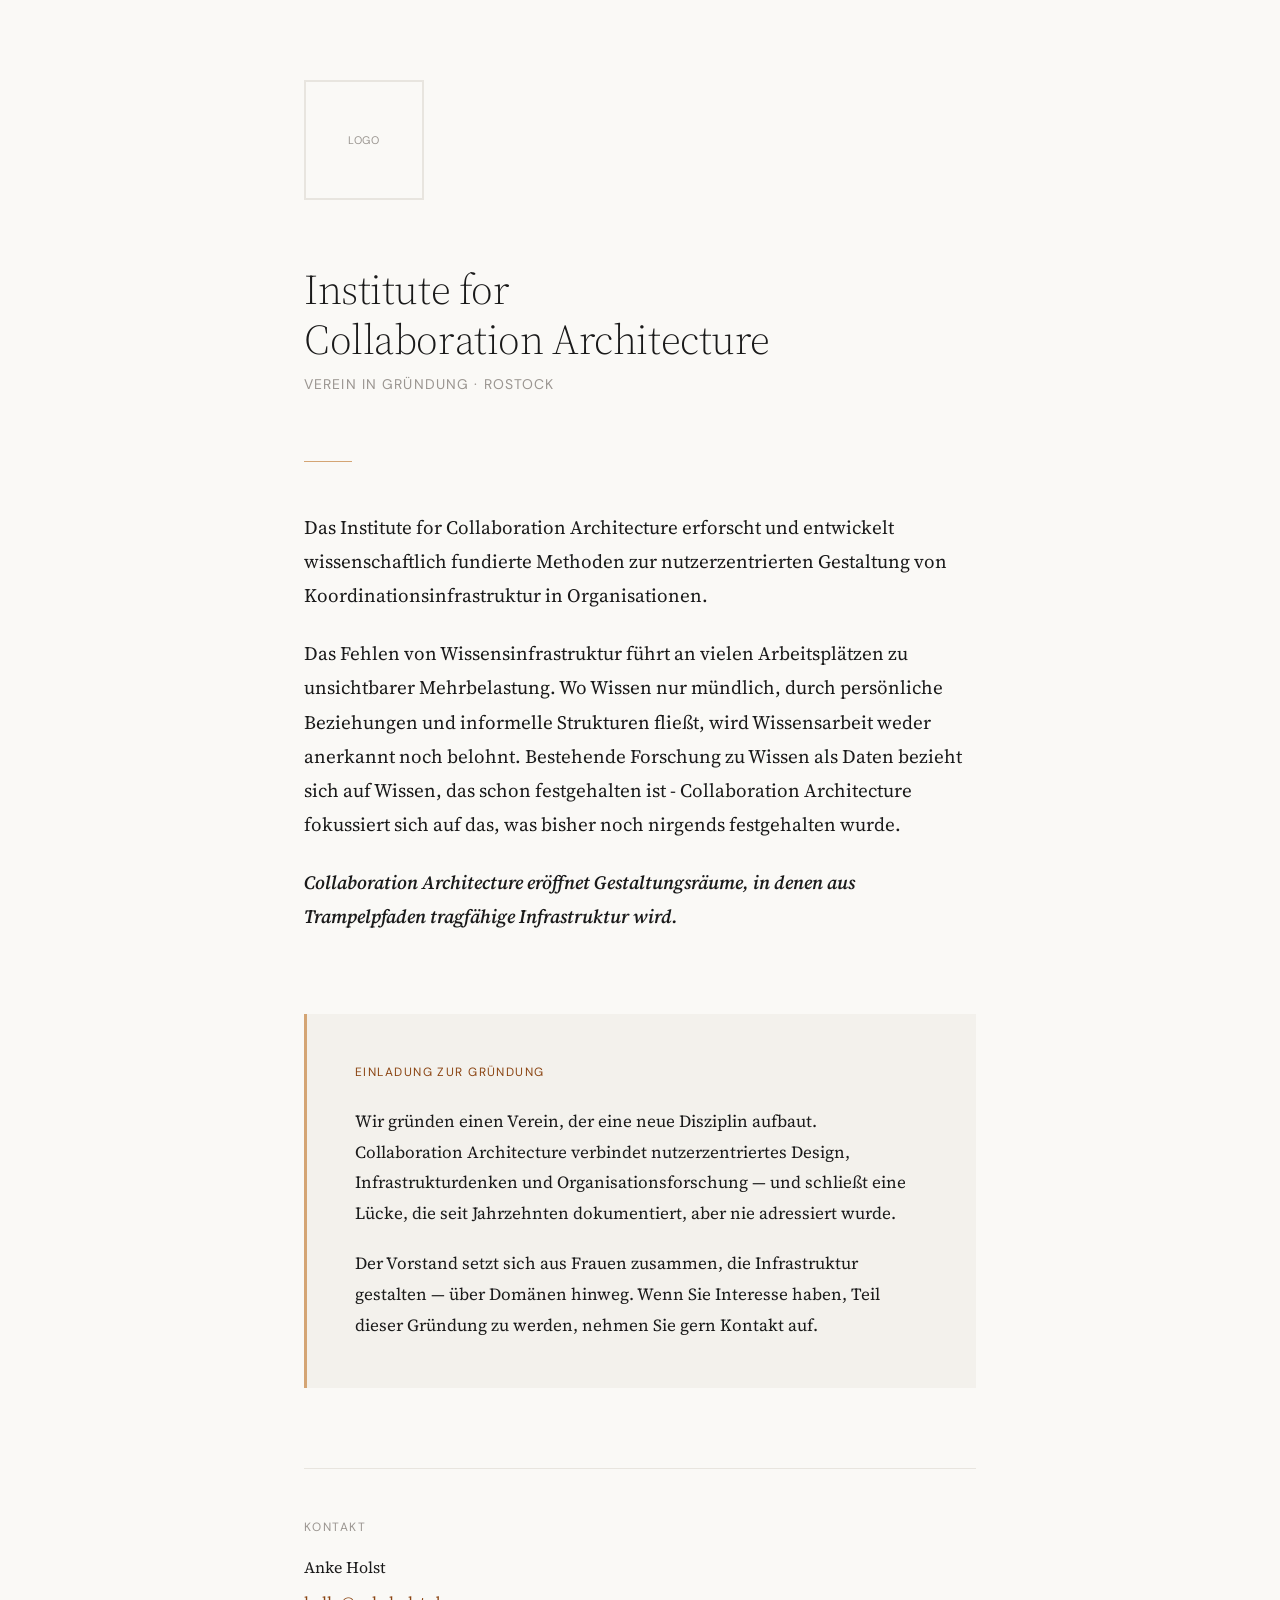
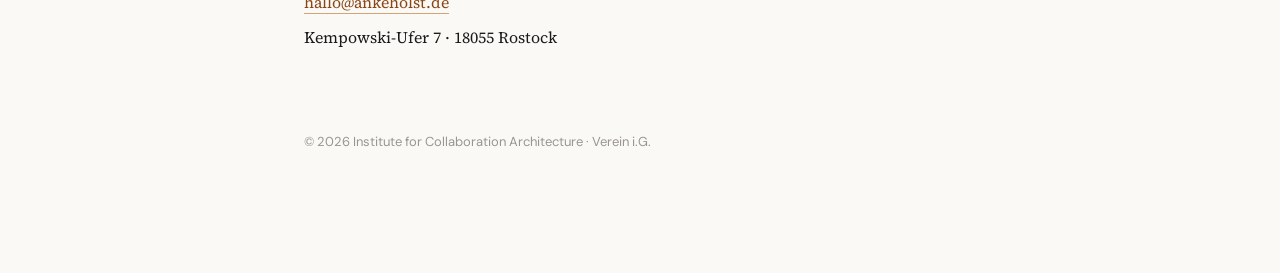
<file: index.html>
<!DOCTYPE html>
<html lang="de">
<head>
    <meta charset="UTF-8">
    <meta name="viewport" content="width=device-width, initial-scale=1.0">
    <title>Institute for Collaboration Architecture — Verein i.G.</title>
    <link rel="preconnect" href="https://fonts.googleapis.com">
    <link rel="preconnect" href="https://fonts.gstatic.com" crossorigin>
    <link href="https://fonts.googleapis.com/css2?family=Source+Serif+4:ital,opsz,wght@0,8..60,300;0,8..60,400;0,8..60,600;1,8..60,300;1,8..60,400&family=DM+Sans:wght@400;500&display=swap" rel="stylesheet">
    <style>
        :root {
            --ink: #1a1a1a;
            --paper: #faf9f6;
            --warm-grey: #e8e5df;
            --mid-grey: #9a9590;
            --accent: #8b4513;
            --accent-light: #d4a574;
        }

        * {
            margin: 0;
            padding: 0;
            box-sizing: border-box;
        }

        body {
            font-family: 'Source Serif 4', Georgia, serif;
            background: var(--paper);
            color: var(--ink);
            line-height: 1.7;
            -webkit-font-smoothing: antialiased;
        }

        .page {
            max-width: 720px;
            margin: 0 auto;
            padding: 80px 24px 120px;
        }

        /* Logo placeholder */
        .logo-block {
            margin-bottom: 64px;
        }

        .logo-placeholder {
            width: 120px;
            height: 120px;
            border: 2px solid var(--warm-grey);
            display: flex;
            align-items: center;
            justify-content: center;
            color: var(--mid-grey);
            font-family: 'DM Sans', sans-serif;
            font-size: 11px;
            letter-spacing: 0.05em;
            text-transform: uppercase;
        }

        /* Institute name */
        .institute-name {
            font-size: clamp(28px, 5vw, 42px);
            font-weight: 300;
            line-height: 1.2;
            letter-spacing: -0.01em;
            margin-bottom: 8px;
        }

        .institute-status {
            font-family: 'DM Sans', sans-serif;
            font-size: 14px;
            color: var(--mid-grey);
            letter-spacing: 0.08em;
            text-transform: uppercase;
            margin-bottom: 64px;
        }

        /* Divider */
        .divider {
            width: 48px;
            height: 1px;
            background: var(--accent-light);
            margin: 48px 0;
        }

        /* Mission text */
        .mission {
            font-size: 19px;
            font-weight: 400;
            line-height: 1.8;
            margin-bottom: 0;
        }

        .mission p {
            margin-bottom: 24px;
        }

        .mission p:last-child {
            margin-bottom: 0;
            font-weight: 600;
            font-style: italic;
        }

        /* Invitation section */
        .invitation {
            margin-top: 80px;
            padding: 48px;
            background: #f3f1ec;
            border-left: 3px solid var(--accent-light);
        }

        .invitation-label {
            font-family: 'DM Sans', sans-serif;
            font-size: 12px;
            letter-spacing: 0.12em;
            text-transform: uppercase;
            color: var(--accent);
            margin-bottom: 24px;
        }

        .invitation-text {
            font-size: 17px;
            line-height: 1.8;
        }

        .invitation-text p {
            margin-bottom: 20px;
        }

        .invitation-text p:last-child {
            margin-bottom: 0;
        }

        /* Board section */
        .board-section {
            margin-top: 64px;
        }

        .board-heading {
            font-family: 'DM Sans', sans-serif;
            font-size: 12px;
            letter-spacing: 0.12em;
            text-transform: uppercase;
            color: var(--mid-grey);
            margin-bottom: 32px;
        }

        .board-grid {
            display: grid;
            grid-template-columns: repeat(auto-fill, minmax(200px, 1fr));
            gap: 24px;
        }

        .board-member {
            padding: 20px 0;
            border-top: 1px solid var(--warm-grey);
        }

        .board-member-name {
            font-family: 'DM Sans', sans-serif;
            font-size: 15px;
            font-weight: 500;
            margin-bottom: 4px;
            color: var(--ink);
        }

        .board-member-role {
            font-size: 14px;
            color: var(--mid-grey);
            font-style: italic;
        }

        .board-member.placeholder .board-member-name {
            color: var(--mid-grey);
        }

        /* Contact */
        .contact {
            margin-top: 80px;
            padding-top: 48px;
            border-top: 1px solid var(--warm-grey);
        }

        .contact-label {
            font-family: 'DM Sans', sans-serif;
            font-size: 12px;
            letter-spacing: 0.12em;
            text-transform: uppercase;
            color: var(--mid-grey);
            margin-bottom: 16px;
        }

        .contact-detail {
            font-size: 16px;
            margin-bottom: 8px;
        }

        .contact-detail a {
            color: var(--accent);
            text-decoration: none;
            border-bottom: 1px solid var(--accent-light);
        }

        .contact-detail a:hover {
            border-bottom-color: var(--accent);
        }

        /* Footer */
        .footer {
            margin-top: 80px;
            font-family: 'DM Sans', sans-serif;
            font-size: 13px;
            color: var(--mid-grey);
        }

        @media (max-width: 600px) {
            .page {
                padding: 48px 20px 80px;
            }
            .invitation {
                padding: 32px 24px;
            }
            .board-grid {
                grid-template-columns: 1fr;
            }
        }
    </style>
</head>
<body>
    <div class="page">

        <div class="logo-block">
            <div class="logo-placeholder">Logo</div>
        </div>

        <h1 class="institute-name">Institute for<br>Collaboration Architecture</h1>
        <div class="institute-status">Verein in Gründung · Rostock</div>

        <div class="divider"></div>

        <div class="mission">
            <p>Das Institute for Collaboration Architecture erforscht und entwickelt wissenschaftlich fundierte Methoden zur nutzerzentrierten Gestaltung von Koordinationsinfrastruktur in Organisationen.</p>
            <p>Das Fehlen von Wissensinfrastruktur führt an vielen Arbeitsplätzen zu unsichtbarer Mehrbelastung. Wo Wissen nur mündlich, durch persönliche Beziehungen und informelle Strukturen fließt, wird Wissensarbeit weder anerkannt noch belohnt. Bestehende Forschung zu Wissen als Daten bezieht sich auf Wissen, das schon festgehalten ist - Collaboration Architecture fokussiert sich auf das, was bisher noch nirgends festgehalten wurde.</p>
            <p>Collaboration Architecture eröffnet Gestaltungsräume, in denen aus Trampelpfaden tragfähige Infrastruktur wird.</p>
        </div>

        <div class="invitation">
            <div class="invitation-label">Einladung zur Gründung</div>
            <div class="invitation-text">
                <p>Wir gründen einen Verein, der eine neue Disziplin aufbaut. Collaboration Architecture verbindet nutzerzentriertes Design, Infrastrukturdenken und Organisationsforschung — und schließt eine Lücke, die seit Jahrzehnten dokumentiert, aber nie adressiert wurde.</p>
                <p>Der Vorstand setzt sich aus Frauen zusammen, die Infrastruktur gestalten — über Domänen hinweg. Wenn Sie Interesse haben, Teil dieser Gründung zu werden, nehmen Sie gern Kontakt auf.</p>
            </div>
        </div>



        <div class="contact">
            <div class="contact-label">Kontakt</div>
            <div class="contact-detail">Anke Holst</div>
            <div class="contact-detail"><a href="mailto:hallo@ankeholst.de">hallo@ankeholst.de</a></div>
            <div class="contact-detail">Kempowski-Ufer 7 · 18055 Rostock</div>
        </div>

        <div class="footer">
            © 2026 Institute for Collaboration Architecture · Verein i.G.
        </div>

    </div>
</body>
</html>
</file>
